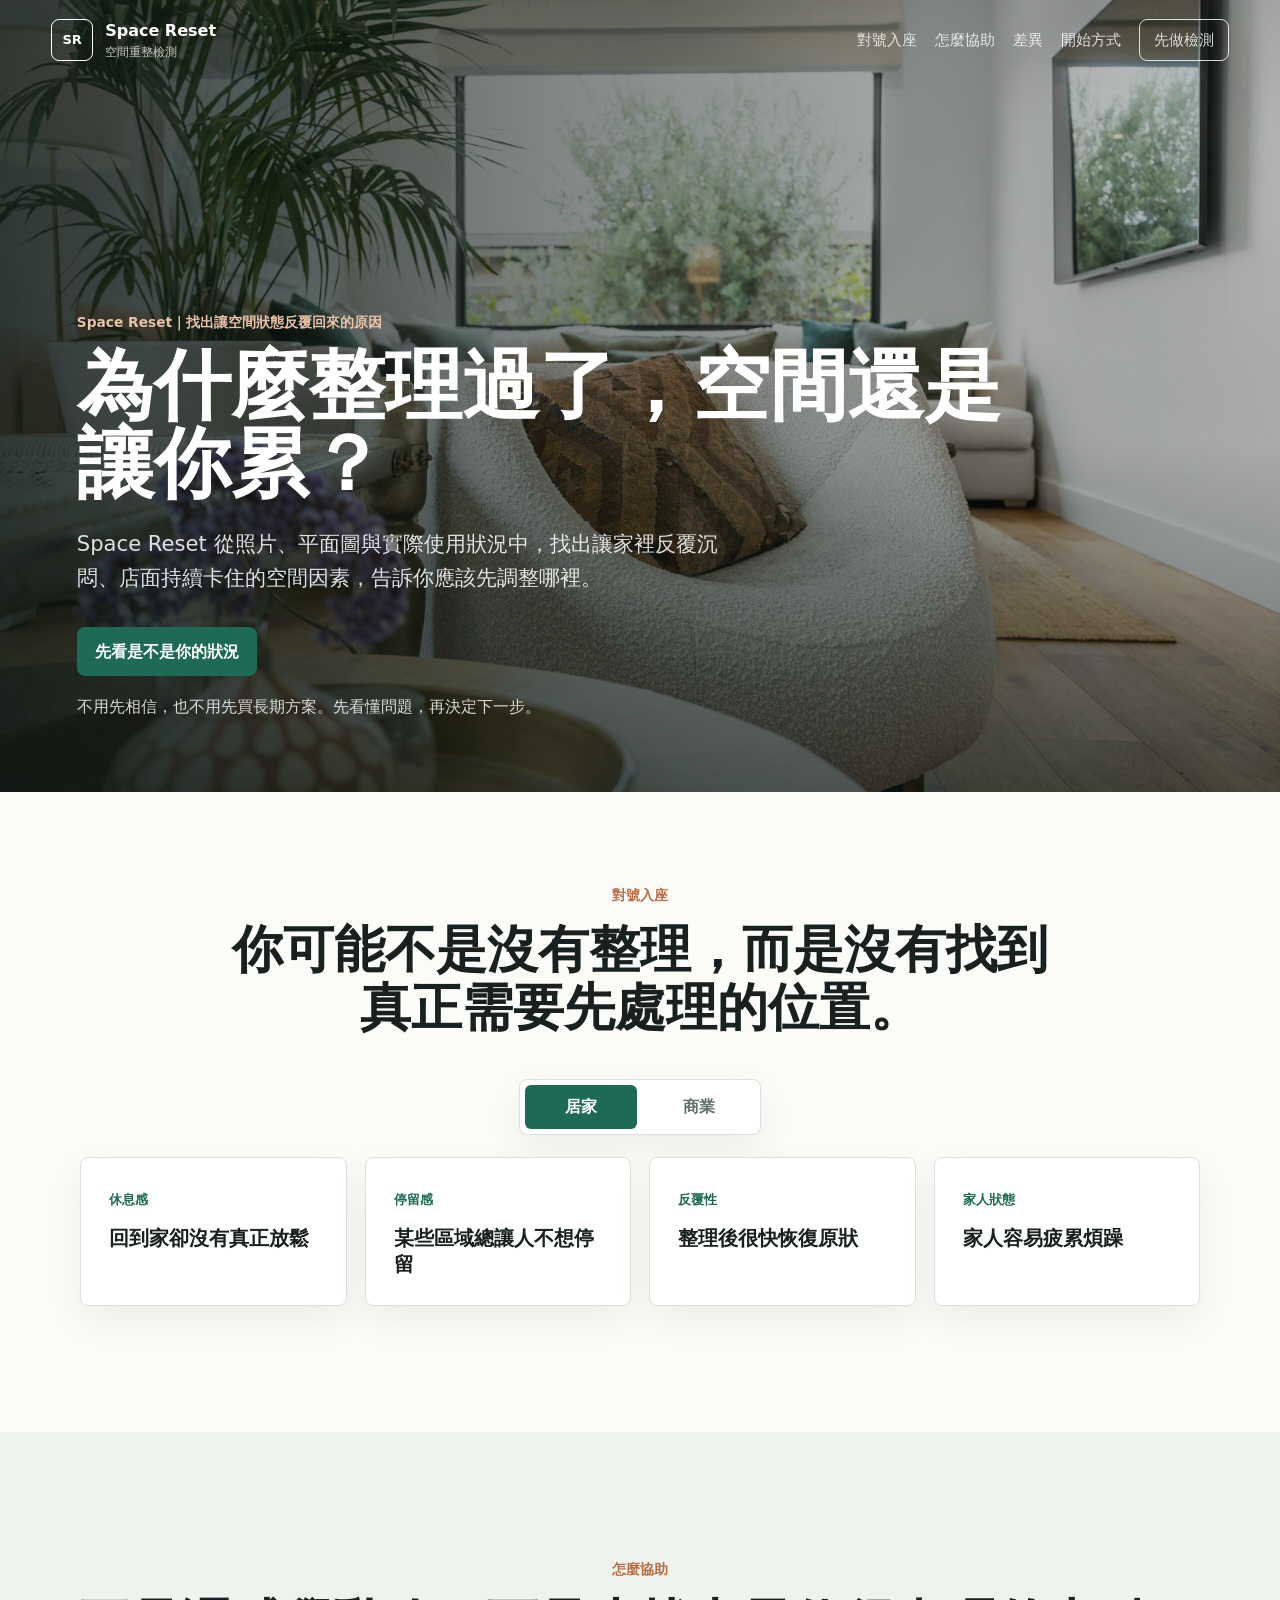
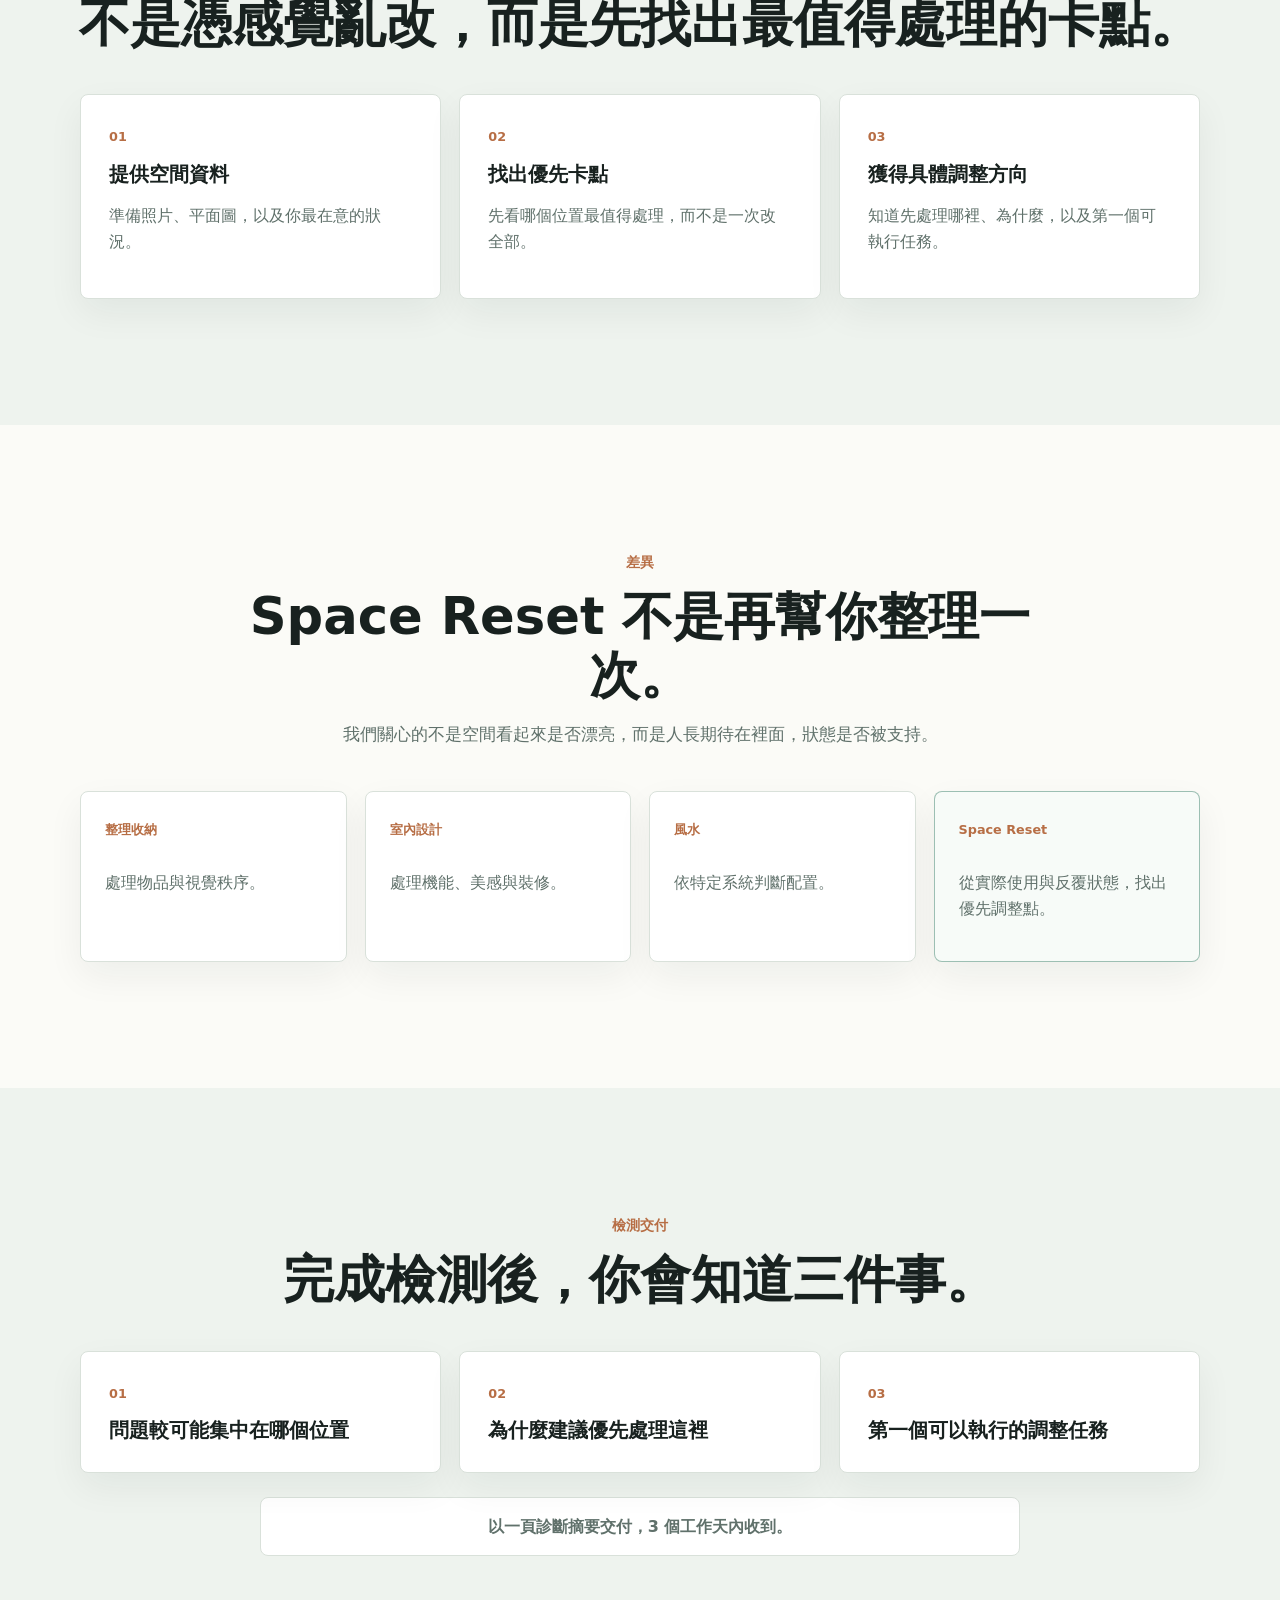
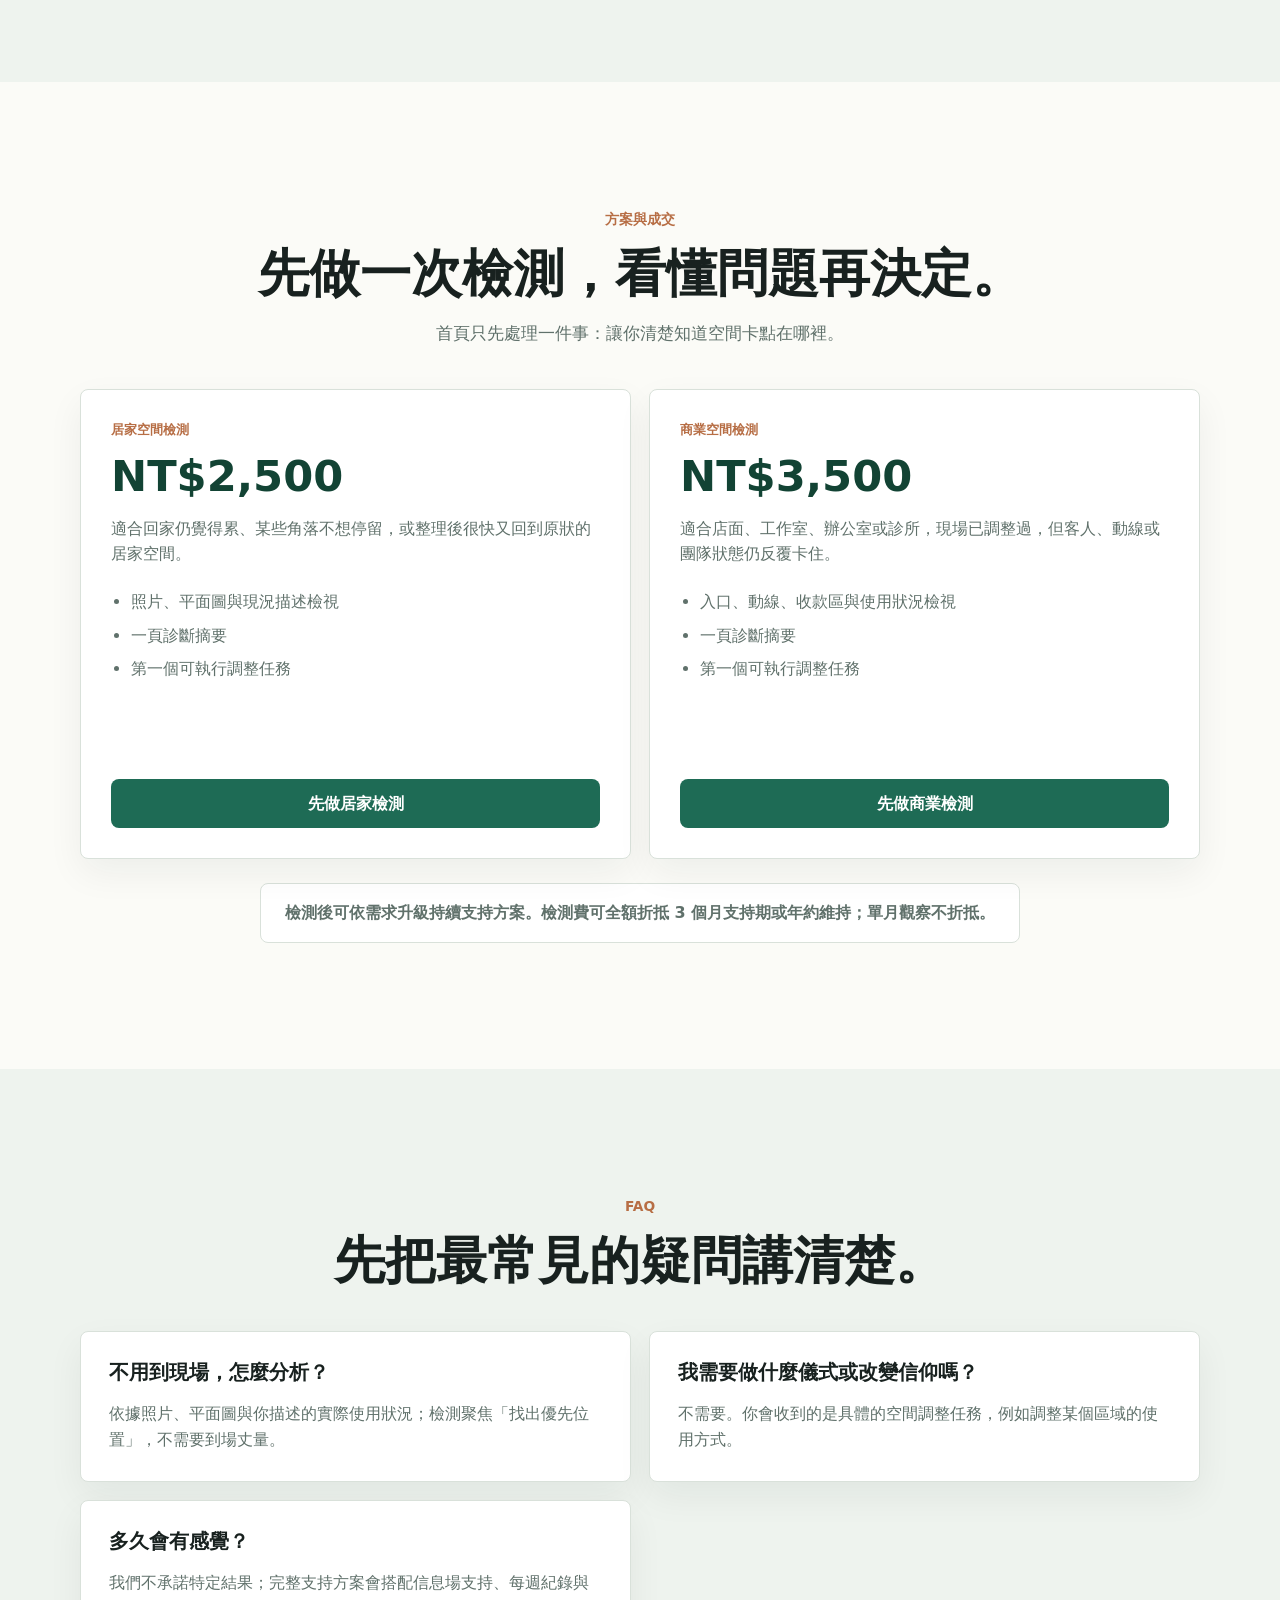
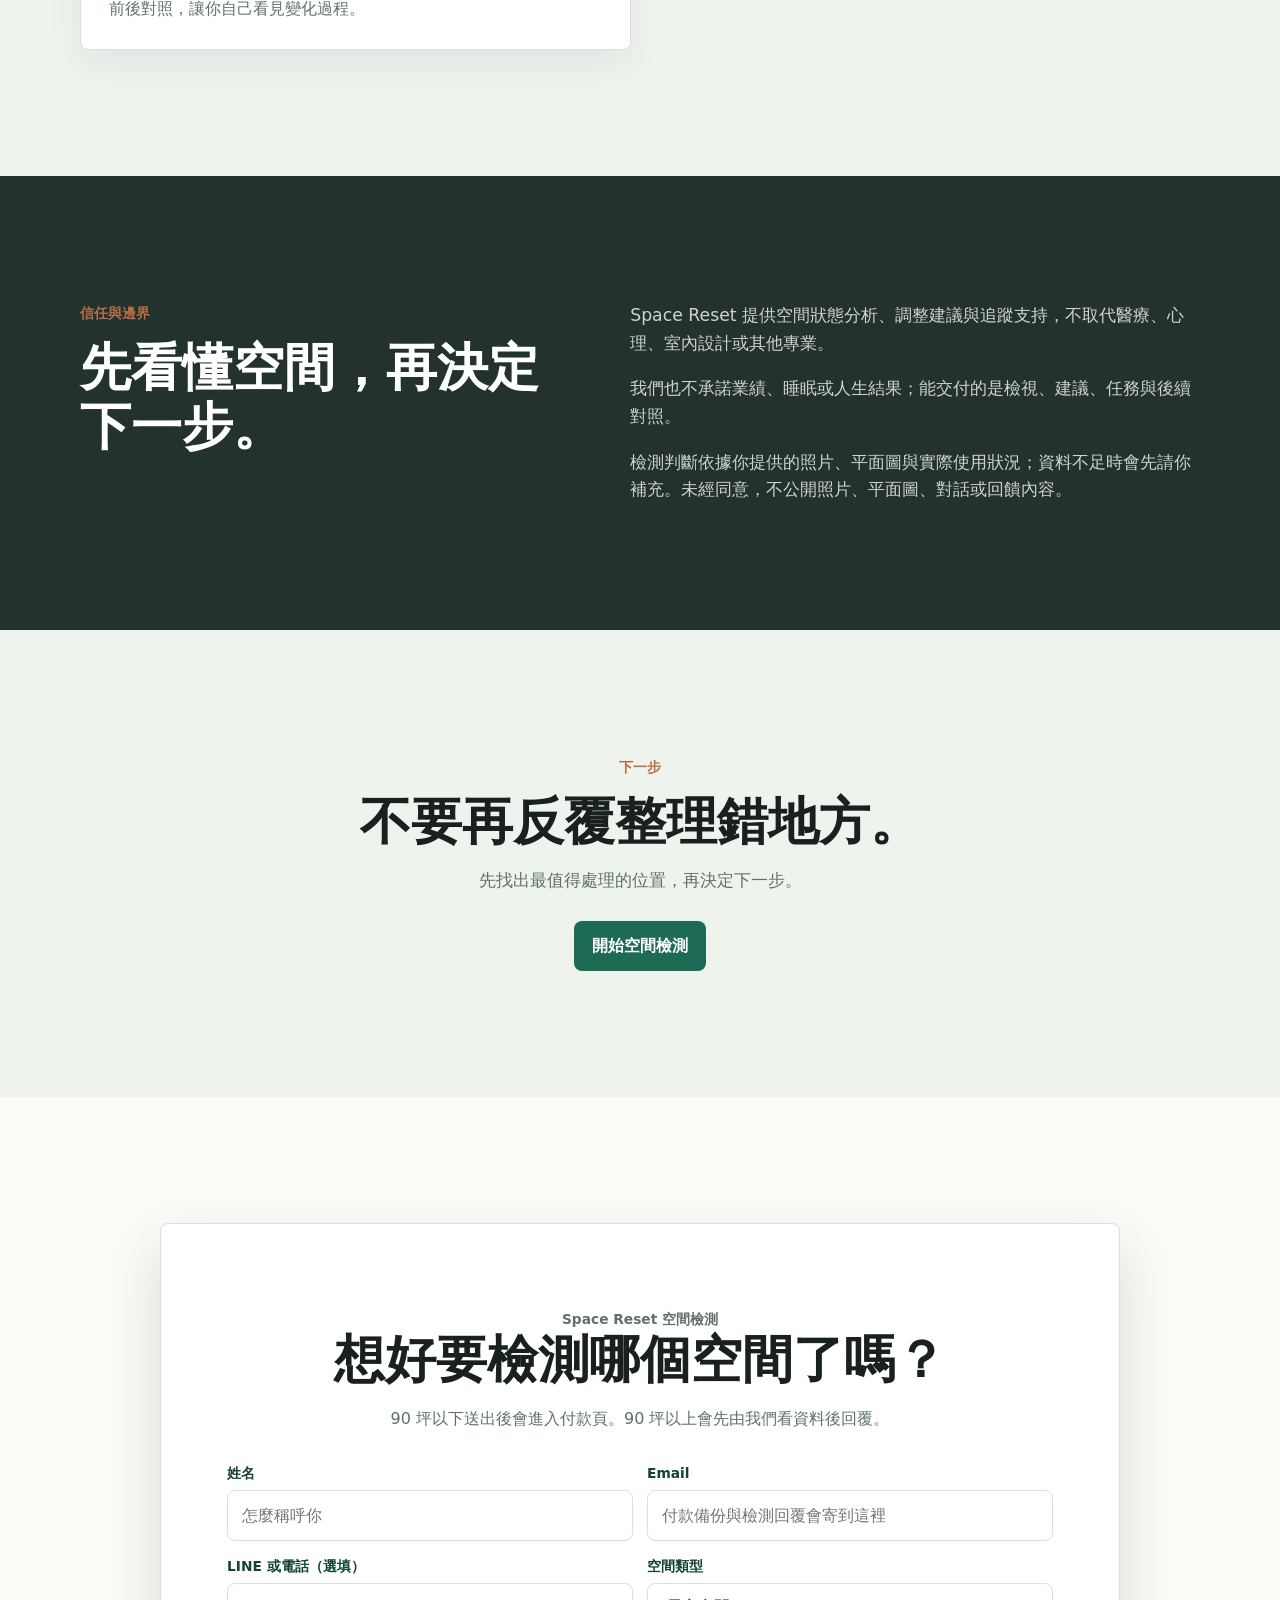
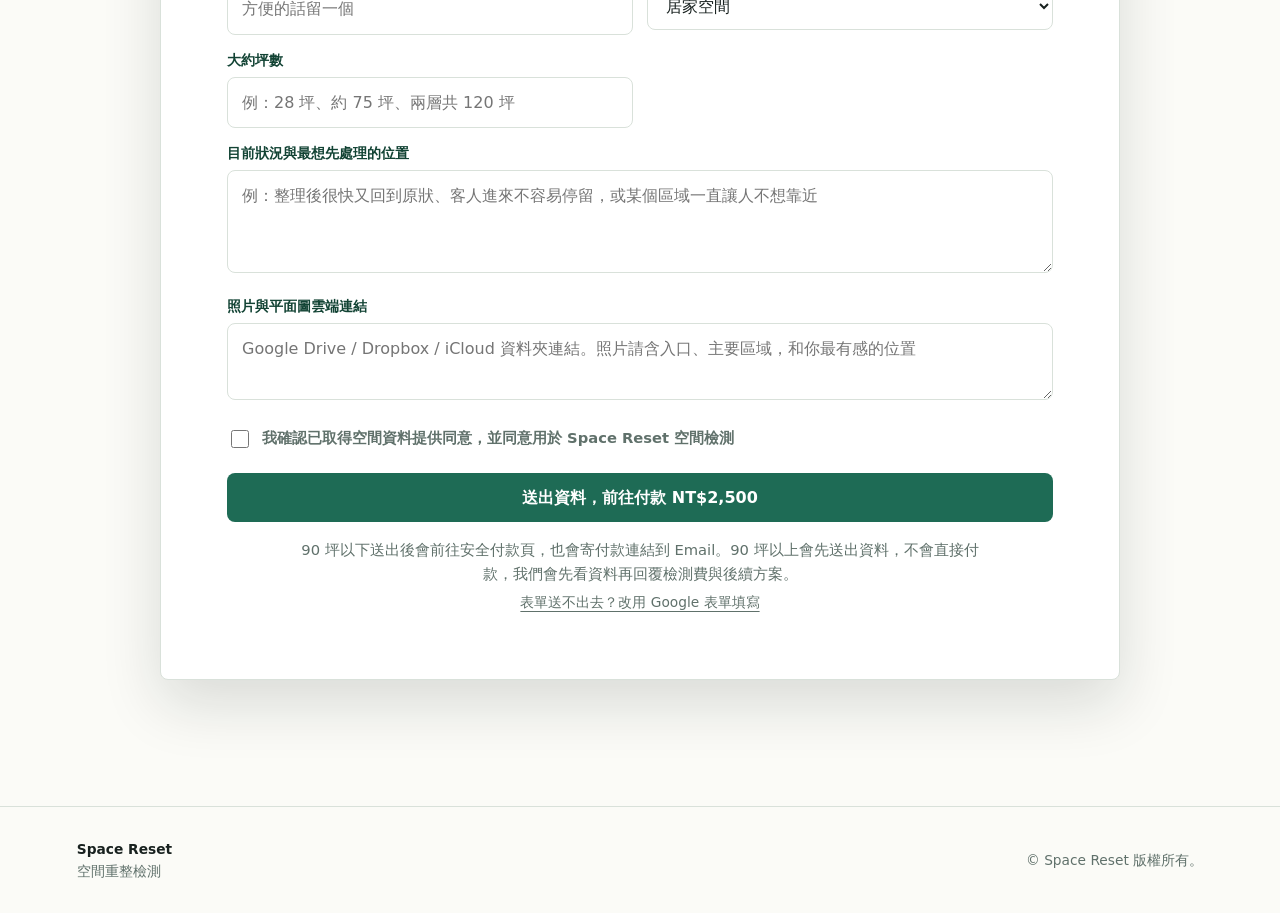
<file: index.html>
<!doctype html>
<html lang="zh-Hant">
  <head>
    <meta charset="utf-8" />
    <meta name="viewport" content="width=device-width, initial-scale=1" />
    <title>Space Reset 空間重整｜找出空間狀態反覆回來的原因</title>
    <meta
      name="description"
      content="整理過了，家裡還是累、店裡還是卡？Space Reset 從照片、平面圖與實際使用狀況中，找出最需要優先處理的空間卡點，提供具體調整方向。"
    />
    <meta property="og:title" content="不是再整理一次，而是找出空間為什麼總回到原樣" />
    <meta
      property="og:description"
      content="從照片、平面圖與實際使用狀況中，找出家裡或店面最值得優先處理的位置。"
    />
    <meta property="og:type" content="website" />
    <meta property="og:image" content="./assets/hero-living-room.jpg" />
    <link rel="icon" href="data:," />
    <link rel="preload" as="image" href="./assets/hero-living-room.jpg" />
    <link rel="stylesheet" href="./styles.css" />
  </head>
  <body>
    <header class="site-header" data-header>
      <a class="brand" href="#top" aria-label="回到首頁">
        <span class="brand-mark">SR</span>
        <span>
          <strong>Space Reset</strong>
          <small>空間重整檢測</small>
        </span>
      </a>
      <nav class="nav" aria-label="主要導覽">
        <a href="#fit">對號入座</a>
        <a href="#process">怎麼協助</a>
        <a href="#difference">差異</a>
        <a href="#offer">開始方式</a>
        <a href="#upload" class="nav-cta">先做檢測</a>
      </nav>
    </header>

    <main id="top">
      <section class="hero focused-hero" aria-labelledby="hero-title">
        <div class="hero-bg" role="img" aria-label="明亮安定的居家空間"></div>
        <div class="hero-overlay"></div>
        <div class="hero-content">
          <p class="eyebrow">Space Reset｜找出讓空間狀態反覆回來的原因</p>
          <h1 id="hero-title">為什麼整理過了，空間還是讓你累？</h1>
          <p class="hero-lede">
            Space Reset 從照片、平面圖與實際使用狀況中，找出讓家裡反覆沉悶、店面持續卡住的空間因素，告訴你應該先調整哪裡。
          </p>
          <div class="hero-actions" aria-label="主要行動">
            <a class="button primary" href="#fit">先看是不是你的狀況</a>
          </div>
          <div class="hero-risk">
            <p>不用先相信，也不用先買長期方案。先看懂問題，再決定下一步。</p>
          </div>
        </div>
      </section>

      <section class="section compact" id="fit">
        <div class="section-heading">
          <p class="eyebrow">對號入座</p>
          <h2>你可能不是沒有整理，而是沒有找到真正需要先處理的位置。</h2>
        </div>

        <div class="audience-tabs" data-audience-tabs>
          <div class="tab-controls" role="tablist" aria-label="選擇空間類型">
            <button type="button" class="is-active" role="tab" aria-selected="true" data-audience-tab="home">居家</button>
            <button type="button" role="tab" aria-selected="false" data-audience-tab="business">商業</button>
          </div>

          <div class="tab-panel is-active" role="tabpanel" data-audience-panel="home">
            <div class="symptom-grid four-up">
              <article class="symptom-card">
                <span>休息感</span>
                <h3>回到家卻沒有真正放鬆</h3>
              </article>
              <article class="symptom-card">
                <span>停留感</span>
                <h3>某些區域總讓人不想停留</h3>
              </article>
              <article class="symptom-card">
                <span>反覆性</span>
                <h3>整理後很快恢復原狀</h3>
              </article>
              <article class="symptom-card">
                <span>家人狀態</span>
                <h3>家人容易疲累煩躁</h3>
              </article>
            </div>
          </div>

          <div class="tab-panel" role="tabpanel" data-audience-panel="business" hidden>
            <div class="symptom-grid four-up">
              <article class="symptom-card">
                <span>客人停留</span>
                <h3>客人進來不容易停留</h3>
              </article>
              <article class="symptom-card">
                <span>現場動線</span>
                <h3>入口、動線、收款區不順</h3>
              </article>
              <article class="symptom-card">
                <span>團隊狀態</span>
                <h3>員工容易疲累分心</h3>
              </article>
              <article class="symptom-card">
                <span>反覆發生</span>
                <h3>調整過但現場狀況反覆發生</h3>
              </article>
            </div>
          </div>
        </div>
      </section>

      <section class="section visual-band" id="process">
        <div class="section-heading">
          <p class="eyebrow">怎麼協助</p>
          <h2>不是憑感覺亂改，而是先找出最值得處理的卡點。</h2>
        </div>

        <div class="simple-steps" aria-label="Space Reset 三步驟">
          <article>
            <span>01</span>
            <h3>提供空間資料</h3>
            <p>準備照片、平面圖，以及你最在意的狀況。</p>
          </article>
          <article>
            <span>02</span>
            <h3>找出優先卡點</h3>
            <p>先看哪個位置最值得處理，而不是一次改全部。</p>
          </article>
          <article>
            <span>03</span>
            <h3>獲得具體調整方向</h3>
            <p>知道先處理哪裡、為什麼，以及第一個可執行任務。</p>
          </article>
        </div>
      </section>

      <section class="section" id="difference">
        <div class="section-heading">
          <p class="eyebrow">差異</p>
          <h2>Space Reset 不是再幫你整理一次。</h2>
          <p>我們關心的不是空間看起來是否漂亮，而是人長期待在裡面，狀態是否被支持。</p>
        </div>

        <div class="comparison-grid">
          <article>
            <span>整理收納</span>
            <p>處理物品與視覺秩序。</p>
          </article>
          <article>
            <span>室內設計</span>
            <p>處理機能、美感與裝修。</p>
          </article>
          <article>
            <span>風水</span>
            <p>依特定系統判斷配置。</p>
          </article>
          <article class="highlight">
            <span>Space Reset</span>
            <p>從實際使用與反覆狀態，找出優先調整點。</p>
          </article>
        </div>
      </section>

      <section class="section contrast" id="deliverables">
        <div class="section-heading">
          <p class="eyebrow">檢測交付</p>
          <h2>完成檢測後，你會知道三件事。</h2>
        </div>

        <div class="deliverable-list">
          <article>
            <span>01</span>
            <h3>問題較可能集中在哪個位置</h3>
          </article>
          <article>
            <span>02</span>
            <h3>為什麼建議優先處理這裡</h3>
          </article>
          <article>
            <span>03</span>
            <h3>第一個可以執行的調整任務</h3>
          </article>
        </div>

        <p class="delivery-note">以一頁診斷摘要交付，3 個工作天內收到。</p>
      </section>

      <section class="section pricing focused-pricing" id="offer">
        <div class="section-heading">
          <p class="eyebrow">方案與成交</p>
          <h2>先做一次檢測，看懂問題再決定。</h2>
          <p>首頁只先處理一件事：讓你清楚知道空間卡點在哪裡。</p>
        </div>

        <div class="inspection-cards" aria-label="空間檢測方案">
          <article class="inspection-card">
            <span>居家空間檢測</span>
            <strong>NT$2,500</strong>
            <p>適合回家仍覺得累、某些角落不想停留，或整理後很快又回到原狀的居家空間。</p>
            <ul>
              <li>照片、平面圖與現況描述檢視</li>
              <li>一頁診斷摘要</li>
              <li>第一個可執行調整任務</li>
            </ul>
            <a class="button primary" href="#upload" data-upload-trigger>先做居家檢測</a>
          </article>

          <article class="inspection-card">
            <span>商業空間檢測</span>
            <strong>NT$3,500</strong>
            <p>適合店面、工作室、辦公室或診所，現場已調整過，但客人、動線或團隊狀態仍反覆卡住。</p>
            <ul>
              <li>入口、動線、收款區與使用狀況檢視</li>
              <li>一頁診斷摘要</li>
              <li>第一個可執行調整任務</li>
            </ul>
            <a class="button primary" href="#upload" data-upload-trigger>先做商業檢測</a>
          </article>
        </div>

        <p class="upgrade-line">檢測後可依需求升級持續支持方案。檢測費可全額折抵 3 個月支持期或年約維持；單月觀察不折抵。</p>
      </section>

      <section class="section visual-band" id="faq">
        <div class="section-heading">
          <p class="eyebrow">FAQ</p>
          <h2>先把最常見的疑問講清楚。</h2>
        </div>
        <div class="faq-grid three-faq">
          <article class="faq-item">
            <h3>不用到現場，怎麼分析？</h3>
            <p>依據照片、平面圖與你描述的實際使用狀況；檢測聚焦「找出優先位置」，不需要到場丈量。</p>
          </article>
          <article class="faq-item">
            <h3>我需要做什麼儀式或改變信仰嗎？</h3>
            <p>不需要。你會收到的是具體的空間調整任務，例如調整某個區域的使用方式。</p>
          </article>
          <article class="faq-item">
            <h3>多久會有感覺？</h3>
            <p>我們不承諾特定結果；完整支持方案會搭配信息場支持、每週紀錄與前後對照，讓你自己看見變化過程。</p>
          </article>
        </div>
      </section>

      <section class="section honesty" id="limits">
        <div class="split">
          <div>
            <p class="eyebrow">信任與邊界</p>
            <h2>先看懂空間，再決定下一步。</h2>
          </div>
          <div class="copy-stack">
            <p>
              Space Reset 提供空間狀態分析、調整建議與追蹤支持，不取代醫療、心理、室內設計或其他專業。
            </p>
            <p>
              我們也不承諾業績、睡眠或人生結果；能交付的是檢視、建議、任務與後續對照。
            </p>
            <p>
              檢測判斷依據你提供的照片、平面圖與實際使用狀況；資料不足時會先請你補充。未經同意，不公開照片、平面圖、對話或回饋內容。
            </p>
          </div>
        </div>
      </section>

      <section class="section final-cta">
        <div class="section-heading">
          <p class="eyebrow">下一步</p>
          <h2>不要再反覆整理錯地方。</h2>
          <p>先找出最值得處理的位置，再決定下一步。</p>
          <a class="button primary" href="#upload" data-upload-trigger>開始空間檢測</a>
        </div>
      </section>

      <span id="quiz" class="legacy-anchor" aria-hidden="true"></span>
      <section class="section upload" id="upload">
        <div class="upload-panel">
          <p class="eyebrow">Space Reset 空間檢測</p>
          <h2>想好要檢測哪個空間了嗎？</h2>
          <p>
            90 坪以下送出後會進入付款頁。90 坪以上會先由我們看資料後回覆。
          </p>

          <form class="lead-form" data-lead-form novalidate>
            <div class="form-grid">
              <label>
                <span>姓名</span>
                <input name="name" type="text" required autocomplete="name" placeholder="怎麼稱呼你" />
              </label>
              <label>
                <span>Email</span>
                <input name="email" type="email" required autocomplete="email" placeholder="付款備份與檢測回覆會寄到這裡" />
              </label>
              <label>
                <span>LINE 或電話（選填）</span>
                <input name="contact" type="text" placeholder="方便的話留一個" />
              </label>
              <label>
                <span>空間類型</span>
                <select name="type" data-space-type>
                  <option value="居家空間" data-kind="home" selected>居家空間</option>
                  <option value="店面" data-kind="business">店面</option>
                  <option value="工作室" data-kind="business">工作室</option>
                  <option value="辦公室" data-kind="business">辦公室</option>
                  <option value="診所或美容院" data-kind="business">診所或美容院</option>
                  <option value="其他商業空間" data-kind="business">其他商業空間</option>
                </select>
              </label>
              <label>
                <span>大約坪數</span>
                <input name="area" type="text" required placeholder="例：28 坪、約 75 坪、兩層共 120 坪" />
              </label>
            </div>
            <label>
              <span>目前狀況與最想先處理的位置</span>
              <textarea name="note" rows="3" required placeholder="例：整理後很快又回到原狀、客人進來不容易停留，或某個區域一直讓人不想靠近"></textarea>
            </label>
            <label>
              <span>照片與平面圖雲端連結</span>
              <textarea name="links" rows="2" required placeholder="Google Drive / Dropbox / iCloud 資料夾連結。照片請含入口、主要區域，和你最有感的位置"></textarea>
            </label>
            <label class="consent">
              <input name="consent" type="checkbox" required />
              <span>我確認已取得空間資料提供同意，並同意用於 Space Reset 空間檢測</span>
            </label>
            <button type="submit" class="button primary" data-submit-btn>送出資料，前往付款 NT$2,500</button>
            <p class="form-status" data-form-status>
              90 坪以下送出後會前往安全付款頁，也會寄付款連結到 Email。90 坪以上會先送出資料，不會直接付款，我們會先看資料再回覆檢測費與後續方案。
            </p>
            <a class="form-fallback" href="#" data-form-link>表單送不出去？改用 Google 表單填寫</a>
          </form>
        </div>
      </section>
    </main>

    <footer class="site-footer">
      <div>
        <strong>Space Reset</strong>
        <span>空間重整檢測</span>
      </div>
      <p>© Space Reset 版權所有。</p>
    </footer>

    <script src="./script.js"></script>
  </body>
</html>
</file>
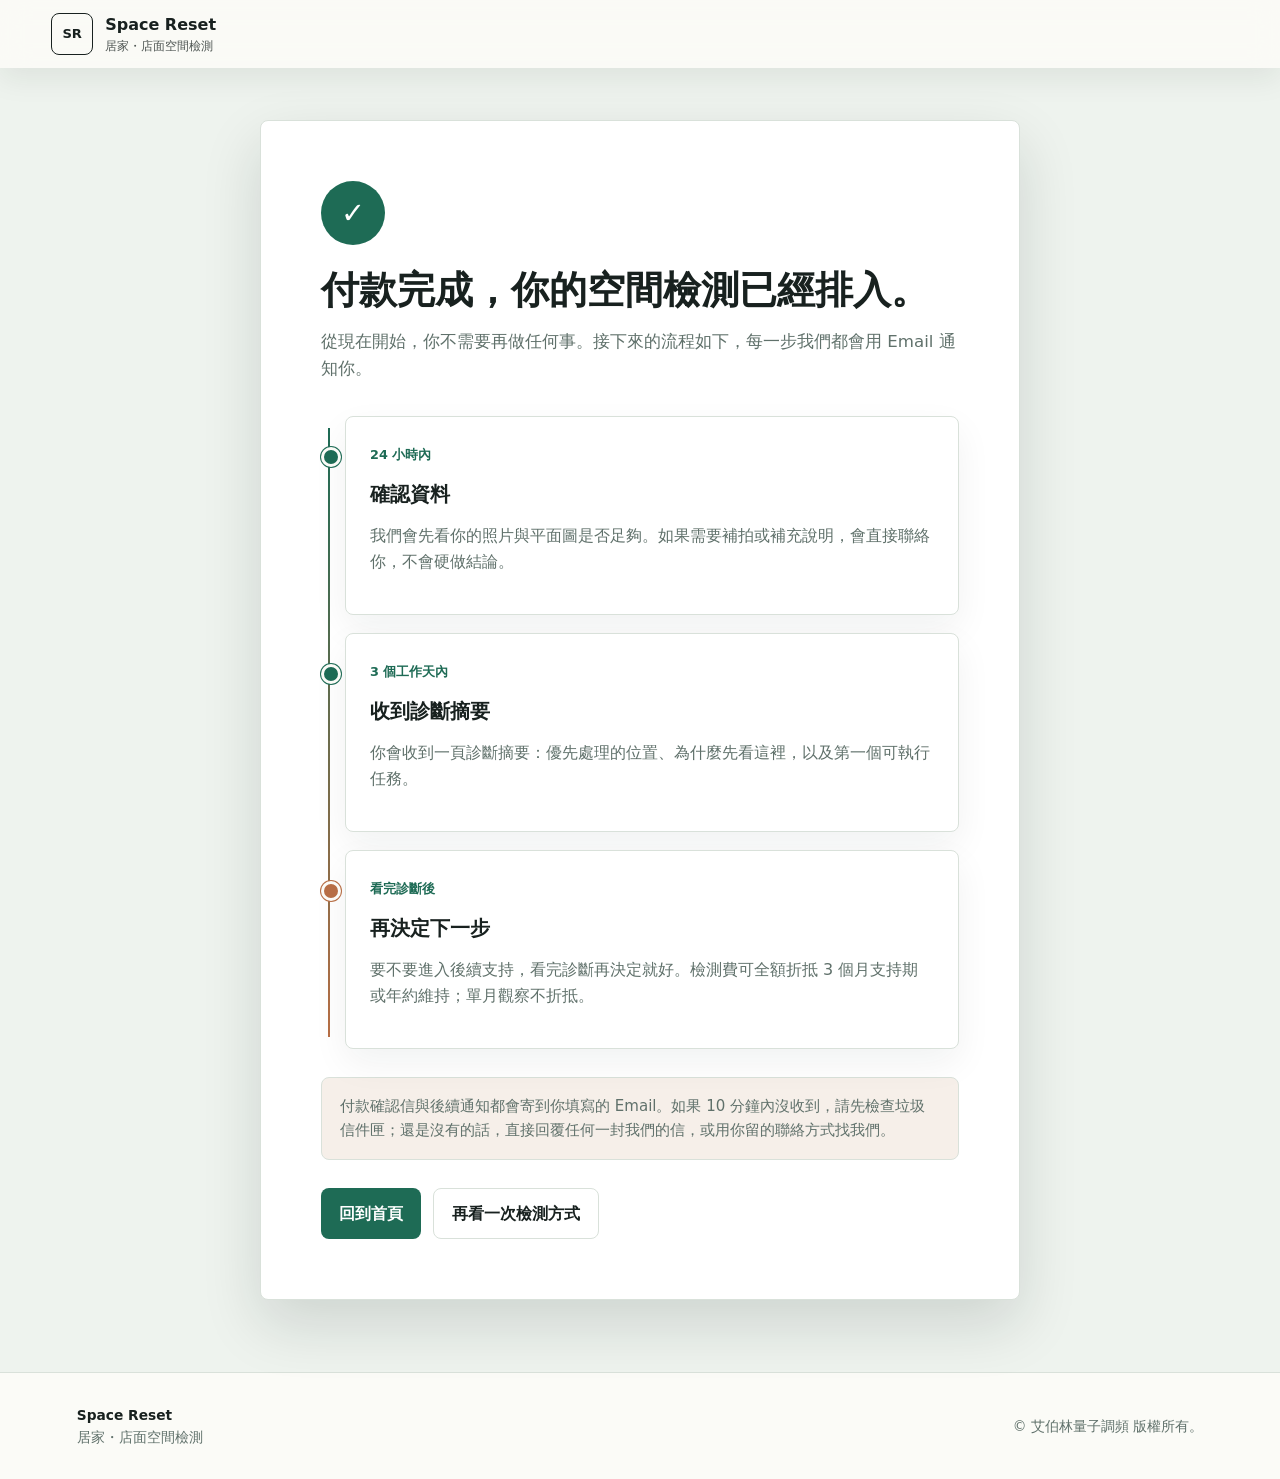
<file: thanks.html>
<!doctype html>
<html lang="zh-Hant">
  <head>
    <meta charset="utf-8" />
    <meta name="viewport" content="width=device-width, initial-scale=1" />
    <title>付款完成｜Space Reset 空間檢測</title>
    <meta name="robots" content="noindex" />
    <link rel="icon" href="data:," />
    <link rel="stylesheet" href="./styles.css" />
    <style>
      .thanks-main {
        display: grid;
        min-height: 100vh;
        place-items: center;
        padding: 120px clamp(20px, 6vw, 88px) 72px;
        background: var(--soft);
      }

      .thanks-panel {
        max-width: 760px;
        border: 1px solid var(--line);
        border-radius: 8px;
        padding: clamp(34px, 6vw, 60px);
        background: var(--white);
        box-shadow: var(--shadow);
      }

      .thanks-check {
        display: grid;
        width: 64px;
        height: 64px;
        place-items: center;
        margin-bottom: 22px;
        border-radius: 50%;
        background: var(--green);
        color: var(--white);
        font-size: 1.8rem;
        font-weight: 900;
      }

      .thanks-panel h1 {
        font-size: clamp(1.7rem, 4vw, 2.4rem);
        line-height: 1.2;
      }

      .thanks-lede {
        margin: 16px 0 0;
        color: var(--muted);
        font-size: 1.04rem;
      }

      .thanks-panel .timeline {
        margin-top: 34px;
      }

      .thanks-note {
        margin-top: 28px;
        border: 1px solid var(--line);
        border-radius: 8px;
        padding: 16px 18px;
        background: #f6efe9;
        color: var(--muted);
        font-size: 0.94rem;
      }

      .thanks-actions {
        display: flex;
        flex-wrap: wrap;
        gap: 12px;
        margin-top: 28px;
      }

      @media (max-width: 520px) {
        .thanks-actions .button {
          width: 100%;
        }
      }
    </style>
  </head>
  <body>
    <header class="site-header is-scrolled">
      <a class="brand" href="./index.html" aria-label="回到首頁">
        <span class="brand-mark">SR</span>
        <span>
          <strong>Space Reset</strong>
          <small>居家・店面空間檢測</small>
        </span>
      </a>
    </header>

    <main class="thanks-main">
      <div class="thanks-panel">
        <div class="thanks-check" aria-hidden="true">✓</div>
        <h1>付款完成，你的空間檢測已經排入。</h1>
        <p class="thanks-lede">
          從現在開始，你不需要再做任何事。接下來的流程如下，每一步我們都會用 Email 通知你。
        </p>

        <div class="timeline">
          <div class="timeline-item">
            <span>24 小時內</span>
            <h3>確認資料</h3>
            <p>我們會先看你的照片與平面圖是否足夠。如果需要補拍或補充說明，會直接聯絡你，不會硬做結論。</p>
          </div>
          <div class="timeline-item">
            <span>3 個工作天內</span>
            <h3>收到診斷摘要</h3>
            <p>你會收到一頁診斷摘要：優先處理的位置、為什麼先看這裡，以及第一個可執行任務。</p>
          </div>
          <div class="timeline-item">
            <span>看完診斷後</span>
            <h3>再決定下一步</h3>
            <p>要不要進入後續支持，看完診斷再決定就好。檢測費可全額折抵 3 個月支持期或年約維持；單月觀察不折抵。</p>
          </div>
        </div>

        <div class="thanks-note">
          付款確認信與後續通知都會寄到你填寫的 Email。如果 10 分鐘內沒收到，請先檢查垃圾信件匣；還是沒有的話，直接回覆任何一封我們的信，或用你留的聯絡方式找我們。
        </div>

        <div class="thanks-actions">
          <a class="button primary" href="./index.html">回到首頁</a>
          <a class="button secondary" href="./index.html#process">再看一次檢測方式</a>
        </div>
      </div>
    </main>

    <footer class="site-footer">
      <div>
        <strong>Space Reset</strong>
        <span>居家・店面空間檢測</span>
      </div>
      <p>© 艾伯林量子調頻 版權所有。</p>
    </footer>
  </body>
</html>
</file>
<file: styles.css>
:root {
  --ink: #18211f;
  --muted: #60716b;
  --paper: #fbfbf7;
  --soft: #eef3ee;
  --line: #d9e1da;
  --green: #1e6b55;
  --green-dark: #124334;
  --clay: #b76e45;
  --white: #ffffff;
  --shadow: 0 24px 60px rgba(17, 30, 25, 0.14);
}

* {
  box-sizing: border-box;
}

html {
  scroll-behavior: smooth;
}

body {
  margin: 0;
  background: var(--paper);
  color: var(--ink);
  font-family:
    Inter, "Noto Sans TC", "PingFang TC", "Microsoft JhengHei", system-ui,
    sans-serif;
  line-height: 1.6;
}

img {
  display: block;
  max-width: 100%;
}

a {
  color: inherit;
}

.site-header {
  position: fixed;
  top: 0;
  left: 0;
  z-index: 20;
  display: flex;
  width: 100%;
  align-items: center;
  justify-content: space-between;
  gap: 24px;
  padding: 18px clamp(18px, 4vw, 56px);
  color: var(--white);
  transition:
    background 180ms ease,
    color 180ms ease,
    box-shadow 180ms ease,
    padding 180ms ease;
}

.site-header.is-scrolled {
  padding-block: 12px;
  background: rgba(251, 251, 247, 0.92);
  color: var(--ink);
  box-shadow: 0 10px 30px rgba(20, 33, 31, 0.08);
  backdrop-filter: blur(14px);
}

.brand {
  display: inline-flex;
  align-items: center;
  gap: 12px;
  text-decoration: none;
}

.brand-mark {
  display: grid;
  width: 42px;
  height: 42px;
  place-items: center;
  border: 1px solid currentColor;
  border-radius: 8px;
  font-size: 0.82rem;
  font-weight: 800;
  letter-spacing: 0;
}

.brand strong,
.brand small {
  display: block;
}

.brand strong {
  font-size: 1rem;
  letter-spacing: 0;
}

.brand small {
  margin-top: -2px;
  color: currentColor;
  font-size: 0.78rem;
  opacity: 0.76;
}

.nav {
  display: flex;
  align-items: center;
  gap: 18px;
  font-size: 0.92rem;
}

.nav a {
  text-decoration: none;
  opacity: 0.82;
}

.nav a:hover {
  opacity: 1;
}

.nav-cta {
  padding: 8px 14px;
  border: 1px solid currentColor;
  border-radius: 8px;
}

.hero {
  position: relative;
  display: grid;
  min-height: 92vh;
  place-items: end start;
  overflow: hidden;
  padding: 140px clamp(20px, 6vw, 88px) 72px;
  color: var(--white);
}

.hero-bg,
.hero-overlay {
  position: absolute;
  inset: 0;
}

.hero-bg {
  background-image: url("./assets/hero-living-room.jpg");
  background-position: center;
  background-size: cover;
  transform: scale(1.02);
}

.hero-overlay {
  background:
    linear-gradient(90deg, rgba(13, 23, 20, 0.82), rgba(13, 23, 20, 0.46) 46%, rgba(13, 23, 20, 0.18)),
    linear-gradient(0deg, rgba(13, 23, 20, 0.54), rgba(13, 23, 20, 0.08) 44%);
}

.hero-content {
  position: relative;
  z-index: 1;
  max-width: 940px;
}

.eyebrow {
  margin: 0 0 14px;
  color: var(--clay);
  font-size: 0.86rem;
  font-weight: 800;
}

.hero .eyebrow {
  color: #e8c1a6;
}

h1,
h2,
h3,
p {
  overflow-wrap: anywhere;
}

h1 {
  max-width: 940px;
  margin: 0;
  font-size: clamp(2.5rem, 6vw, 5.2rem);
  line-height: 1.02;
  letter-spacing: 0;
}

h2 {
  margin: 0;
  font-size: clamp(1.85rem, 4vw, 3.2rem);
  line-height: 1.14;
  letter-spacing: 0;
}

h3 {
  margin: 0;
  font-size: 1.22rem;
  line-height: 1.3;
  letter-spacing: 0;
}

.hero-lede {
  max-width: 660px;
  margin: 24px 0 0;
  color: rgba(255, 255, 255, 0.86);
  font-size: clamp(1.05rem, 2vw, 1.32rem);
}

.hero-actions,
.upload-actions {
  display: flex;
  flex-wrap: wrap;
  gap: 12px;
  margin-top: 32px;
}

.button {
  display: inline-flex;
  min-height: 48px;
  align-items: center;
  justify-content: center;
  border-radius: 8px;
  padding: 12px 18px;
  font-weight: 800;
  text-decoration: none;
  white-space: nowrap;
  transition:
    transform 160ms ease,
    background 160ms ease,
    border-color 160ms ease;
}

.button:hover {
  transform: translateY(-1px);
}

.button.primary {
  background: var(--green);
  color: var(--white);
}

.button.primary:hover {
  background: var(--green-dark);
}

.button.ghost {
  border: 1px solid rgba(255, 255, 255, 0.66);
  color: var(--white);
}

.button.secondary {
  border: 1px solid var(--line);
  background: var(--white);
}

.hero-note {
  max-width: 580px;
  margin: 18px 0 0;
  color: rgba(255, 255, 255, 0.72);
  font-size: 0.94rem;
}

.focused-hero {
  min-height: 88vh;
}

.hero-risk {
  display: grid;
  max-width: 680px;
  gap: 6px;
  margin-top: 18px;
  color: rgba(255, 255, 255, 0.82);
}

.hero-risk p {
  margin: 0;
}

.hero-risk strong {
  color: #fff4ea;
}

.hero-prices {
  display: flex;
  flex-wrap: wrap;
  gap: 10px;
  margin-top: 16px;
}

.hero-prices span {
  border: 1px solid rgba(255, 255, 255, 0.34);
  border-radius: 8px;
  padding: 8px 11px;
  background: rgba(255, 255, 255, 0.1);
  color: rgba(255, 255, 255, 0.92);
  font-size: 0.92rem;
  font-weight: 800;
}

.section {
  scroll-margin-top: 76px;
  padding: clamp(72px, 10vw, 126px) clamp(20px, 6vw, 88px);
}

.section.compact {
  padding-top: clamp(64px, 8vw, 92px);
}

.section-heading {
  max-width: 860px;
  margin: 0 auto 42px;
  text-align: center;
}

.section-heading p:not(.eyebrow) {
  max-width: 680px;
  margin: 18px auto 0;
  color: var(--muted);
  font-size: 1.04rem;
}

.section-heading p.section-line {
  max-width: 1120px;
}

@media (min-width: 861px) {
  .desktop-nowrap {
    white-space: nowrap;
  }

  #process .section-heading {
    max-width: 1180px;
  }

  .process-title {
    font-size: 2.65rem;
  }
}

.symptom-grid,
.path-grid,
.process-grid,
.flow-diagram,
.trust-grid,
.faq-grid {
  display: grid;
  max-width: 1120px;
  margin: 0 auto;
  gap: 18px;
}

.symptom-grid {
  grid-template-columns: repeat(3, minmax(0, 1fr));
}

.symptom-grid.four-up {
  grid-template-columns: repeat(4, minmax(0, 1fr));
}

.audience-tabs {
  max-width: 1120px;
  margin: 0 auto;
}

.tab-controls {
  display: flex;
  width: fit-content;
  gap: 6px;
  margin: 0 auto 22px;
  border: 1px solid var(--line);
  border-radius: 8px;
  padding: 5px;
  background: var(--white);
  box-shadow: 0 14px 36px rgba(24, 33, 31, 0.06);
}

.tab-controls button {
  min-width: 112px;
  min-height: 44px;
  border: 0;
  border-radius: 6px;
  background: transparent;
  color: var(--muted);
  font: inherit;
  font-weight: 900;
  cursor: pointer;
}

.tab-controls button.is-active {
  background: var(--green);
  color: var(--white);
}

.tab-panel[hidden] {
  display: none;
}

.section-bridge {
  display: flex;
  max-width: 980px;
  align-items: center;
  justify-content: space-between;
  gap: 22px;
  margin: 28px auto 0;
  border: 1px solid var(--line);
  border-radius: 8px;
  padding: 18px 20px;
  background: var(--white);
  box-shadow: 0 14px 36px rgba(24, 33, 31, 0.06);
}

.section-bridge p {
  max-width: 650px;
  margin: 0;
  color: var(--muted);
  font-weight: 700;
}

.symptom-card,
.path-card,
.process-step,
.flow-step,
.trust-card,
.faq-item {
  border: 1px solid var(--line);
  border-radius: 8px;
  background: var(--white);
  box-shadow: 0 14px 36px rgba(24, 33, 31, 0.06);
}

.symptom-card {
  padding: 28px;
}

.symptom-card span,
.path-label,
.value-list span,
.trust-card span,
.timeline-item span {
  display: inline-block;
  margin-bottom: 16px;
  color: var(--green);
  font-size: 0.8rem;
  font-weight: 900;
}

.symptom-card p,
.path-card p,
.path-card li,
.process-step p,
.flow-step p,
.trust-card p,
.copy-stack p,
.value-list p,
.timeline-item p,
.faq-item p,
.pricing-cta p,
.upload-panel p {
  color: var(--muted);
}

.contrast,
.visual-band {
  background: var(--soft);
}

.trust-section {
  background: var(--paper);
}

.trust-grid {
  grid-template-columns: repeat(4, minmax(0, 1fr));
}

.simple-steps,
.comparison-grid,
.deliverable-list,
.inspection-cards {
  display: grid;
  max-width: 1120px;
  margin: 0 auto;
  gap: 18px;
}

.simple-steps,
.deliverable-list {
  grid-template-columns: repeat(3, minmax(0, 1fr));
}

.simple-steps article,
.comparison-grid article,
.deliverable-list article,
.inspection-card {
  border: 1px solid var(--line);
  border-radius: 8px;
  background: var(--white);
  box-shadow: 0 14px 36px rgba(24, 33, 31, 0.06);
}

.simple-steps article,
.deliverable-list article {
  padding: 28px;
}

.simple-steps span,
.comparison-grid span,
.deliverable-list span,
.inspection-card span {
  display: inline-block;
  margin-bottom: 14px;
  color: var(--clay);
  font-size: 0.8rem;
  font-weight: 900;
}

.simple-steps p,
.comparison-grid p,
.inspection-card p,
.inspection-card li,
.delivery-note,
.upgrade-line {
  color: var(--muted);
}

.comparison-grid {
  grid-template-columns: repeat(4, minmax(0, 1fr));
}

.comparison-grid article {
  padding: 24px;
}

.comparison-grid article.highlight {
  border-color: rgba(30, 107, 85, 0.42);
  background: #f7fbf8;
}

.delivery-note,
.upgrade-line {
  max-width: 760px;
  margin: 24px auto 0;
  border: 1px solid var(--line);
  border-radius: 8px;
  padding: 16px 18px;
  background: var(--white);
  font-weight: 800;
  text-align: center;
}

.focused-pricing {
  background: var(--paper);
}

.inspection-cards {
  grid-template-columns: repeat(2, minmax(0, 1fr));
}

.inspection-card {
  display: flex;
  min-height: 470px;
  flex-direction: column;
  padding: 30px;
}

.inspection-card strong {
  display: block;
  color: var(--green-dark);
  font-size: clamp(2rem, 4vw, 2.7rem);
  line-height: 1;
}

.inspection-card p {
  margin: 18px 0 0;
}

.inspection-card ul {
  display: grid;
  gap: 8px;
  margin: 22px 0 0;
  padding-left: 20px;
}

.inspection-card .button {
  margin-top: auto;
}

.three-faq {
  grid-template-columns: repeat(3, minmax(0, 1fr));
}

.final-cta {
  background: var(--soft);
}

.final-cta .section-heading {
  margin-bottom: 0;
}

.final-cta .button {
  margin-top: 26px;
}

.legacy-anchor {
  display: block;
  height: 0;
  scroll-margin-top: 76px;
}

.trust-card {
  display: grid;
  min-height: 260px;
  align-content: start;
  padding: 26px;
}

.trust-card h3 {
  margin-bottom: 12px;
}

.quiz-section {
  background: #24322f;
  color: var(--white);
}

.quiz-section .section-heading p:not(.eyebrow) {
  color: rgba(255, 255, 255, 0.74);
}

.quiz-section .eyebrow {
  color: #e8c1a6;
}

.quiz-intro-grid {
  display: grid;
  max-width: 920px;
  margin: 0 auto 22px;
  grid-template-columns: repeat(3, minmax(0, 1fr));
  gap: 12px;
}

.quiz-intro-grid article {
  border: 1px solid rgba(255, 255, 255, 0.14);
  border-radius: 8px;
  padding: 18px;
  background: rgba(255, 255, 255, 0.05);
}

.quiz-intro-grid span {
  display: block;
  margin-bottom: 10px;
  color: #e8c1a6;
  font-size: 0.78rem;
  font-weight: 900;
}

.quiz-intro-grid h3 {
  font-size: 1rem;
}

.quiz-intro-grid p {
  margin: 8px 0 0;
  color: rgba(255, 255, 255, 0.68);
  font-size: 0.92rem;
}

.quiz-panel {
  max-width: 720px;
  margin: 0 auto;
  border: 1px solid rgba(255, 255, 255, 0.14);
  border-radius: 8px;
  padding: clamp(26px, 4vw, 40px);
  background: rgba(255, 255, 255, 0.04);
}

.quiz-toggle {
  display: flex;
  gap: 10px;
  margin-bottom: 26px;
}

.quiz-toggle button {
  flex: 1;
  min-height: 46px;
  border: 1px solid rgba(255, 255, 255, 0.3);
  border-radius: 8px;
  background: transparent;
  color: rgba(255, 255, 255, 0.72);
  font: inherit;
  font-weight: 800;
  cursor: pointer;
  transition: background 160ms ease, color 160ms ease;
}

.quiz-toggle button.is-active {
  border-color: var(--green);
  background: var(--green);
  color: var(--white);
}

.quiz-progress {
  height: 6px;
  overflow: hidden;
  border-radius: 999px;
  background: rgba(255, 255, 255, 0.14);
}

.quiz-progress span {
  display: block;
  height: 100%;
  width: 0;
  border-radius: 999px;
  background: linear-gradient(90deg, var(--green), var(--clay));
  transition: width 220ms ease;
}

.quiz-count {
  margin: 16px 0 6px;
  color: #e8c1a6;
  font-size: 0.84rem;
  font-weight: 800;
}

.quiz-question {
  min-height: 64px;
  margin: 0 0 22px;
  font-size: clamp(1.2rem, 2.4vw, 1.5rem);
}

.quiz-options {
  display: grid;
  gap: 10px;
}

.quiz-options button {
  min-height: 52px;
  border: 1px solid rgba(255, 255, 255, 0.28);
  border-radius: 8px;
  background: rgba(255, 255, 255, 0.05);
  color: var(--white);
  font: inherit;
  font-weight: 700;
  cursor: pointer;
  transition: background 140ms ease, border-color 140ms ease, transform 140ms ease;
}

.quiz-options button:hover {
  border-color: var(--green);
  background: rgba(30, 107, 85, 0.4);
  transform: translateY(-1px);
}

.quiz-back,
.quiz-restart {
  margin-top: 18px;
  border: 0;
  background: none;
  color: rgba(255, 255, 255, 0.62);
  font: inherit;
  font-weight: 700;
  cursor: pointer;
  text-decoration: underline;
  text-underline-offset: 4px;
}

.quiz-back:hover,
.quiz-restart:hover {
  color: var(--white);
}

.quiz-result[hidden],
.quiz-body[hidden] {
  display: none;
}

.quiz-score {
  margin: 0 0 6px;
  color: #e8c1a6;
  font-size: 0.9rem;
  font-weight: 800;
}

.quiz-result h3 {
  font-size: clamp(1.35rem, 2.6vw, 1.7rem);
}

.quiz-dims {
  width: fit-content;
  margin: 14px 0 0;
  border-radius: 999px;
  padding: 6px 14px;
  background: rgba(183, 110, 69, 0.24);
  color: #e8c1a6;
  font-size: 0.9rem;
  font-weight: 800;
}

.quiz-copy {
  margin: 14px 0 0;
  color: rgba(255, 255, 255, 0.78);
}

.quiz-copy-btn {
  border-color: transparent;
}

.quiz-result-actions {
  display: flex;
  flex-wrap: wrap;
  align-items: center;
  gap: 16px;
  margin-top: 24px;
}

.quiz-result-actions .quiz-restart {
  margin-top: 0;
}

.quiz-result small {
  display: block;
  margin-top: 20px;
  color: rgba(255, 255, 255, 0.55);
  font-size: 0.84rem;
}

.quiz-handoff {
  display: flex;
  max-width: 720px;
  align-items: center;
  justify-content: space-between;
  gap: 18px;
  margin: 22px auto 0;
  border-top: 1px solid rgba(255, 255, 255, 0.14);
  padding-top: 20px;
}

.quiz-handoff p {
  margin: 0;
  color: rgba(255, 255, 255, 0.66);
}

.light-link {
  border: 1px solid rgba(255, 255, 255, 0.34);
  border-radius: 8px;
  padding: 8px 12px;
  background: rgba(255, 255, 255, 0.12);
  color: #ffffff;
  text-decoration: none;
  white-space: nowrap;
}

.light-link:hover {
  background: rgba(255, 255, 255, 0.2);
}

.split {
  display: grid;
  max-width: 1120px;
  margin: 0 auto;
  grid-template-columns: 0.9fr 1.1fr;
  gap: clamp(32px, 7vw, 84px);
  align-items: start;
}

.copy-stack p {
  margin: 0;
  font-size: 1.08rem;
}

.copy-stack p + p {
  margin-top: 18px;
}

.path-grid {
  grid-template-columns: repeat(2, minmax(0, 1fr));
}

.path-card {
  display: flex;
  min-height: 430px;
  flex-direction: column;
  padding: 34px;
}

.path-card.home {
  border-top: 5px solid #6b9786;
}

.path-card.business {
  border-top: 5px solid #2f5d6b;
}

.path-card ul {
  margin: 18px 0 0;
  padding-left: 20px;
}

.text-link {
  margin-top: auto;
  color: var(--green-dark);
  font-weight: 900;
  text-decoration-thickness: 2px;
  text-underline-offset: 5px;
}

.text-link.light-link {
  color: #ffffff;
  text-decoration: none;
}

.process-grid {
  grid-template-columns: repeat(3, minmax(0, 1fr));
}

.process-step {
  padding: 28px;
}

.process-step b {
  display: block;
  margin-bottom: 28px;
  color: var(--clay);
  font-size: 2rem;
  line-height: 1;
}

.flow-diagram {
  position: relative;
  grid-template-columns: repeat(4, minmax(0, 1fr));
}

.flow-diagram::before {
  position: absolute;
  top: 53px;
  right: 12.5%;
  left: 12.5%;
  height: 2px;
  background: linear-gradient(90deg, var(--green), var(--clay));
  content: "";
}

.flow-step {
  position: relative;
  z-index: 1;
  display: grid;
  min-height: 360px;
  align-content: start;
  gap: 10px;
  padding: 24px;
}

.flow-step b {
  color: var(--clay);
  font-size: 0.82rem;
  letter-spacing: 0;
}

.flow-step strong,
.flow-step small {
  display: block;
}

.flow-step strong {
  color: var(--green-dark);
  font-size: 0.98rem;
}

.flow-step small {
  min-height: 24px;
  color: var(--clay);
  font-weight: 800;
}

.flow-icon {
  position: relative;
  display: grid;
  width: 72px;
  height: 72px;
  place-items: center;
  border: 2px solid var(--green);
  border-radius: 50%;
  background: var(--white);
  box-shadow: 0 10px 24px rgba(30, 107, 85, 0.16);
}

.plan-icon::before {
  width: 38px;
  height: 28px;
  border: 2px solid var(--green-dark);
  border-radius: 4px;
  background:
    linear-gradient(90deg, transparent 48%, var(--line) 49%, var(--line) 51%, transparent 52%),
    linear-gradient(0deg, transparent 48%, var(--line) 49%, var(--line) 51%, transparent 52%);
  content: "";
}

.report-icon::before {
  width: 34px;
  height: 42px;
  border: 2px solid var(--green-dark);
  border-radius: 4px;
  background:
    linear-gradient(var(--clay), var(--clay)) 8px 12px / 18px 2px no-repeat,
    linear-gradient(var(--line), var(--line)) 8px 21px / 22px 2px no-repeat,
    linear-gradient(var(--line), var(--line)) 8px 30px / 16px 2px no-repeat;
  content: "";
}

.support-icon::before,
.support-icon::after {
  position: absolute;
  border-radius: 50%;
  content: "";
}

.support-icon::before {
  width: 34px;
  height: 34px;
  border: 2px solid var(--green-dark);
}

.support-icon::after {
  width: 12px;
  height: 12px;
  background: var(--clay);
  box-shadow:
    0 -20px 0 -2px var(--green),
    18px 9px 0 -2px var(--green),
    -18px 9px 0 -2px var(--green);
}

.weekly-icon::before {
  width: 38px;
  height: 30px;
  border-right: 2px solid var(--green-dark);
  border-bottom: 2px solid var(--green-dark);
  border-left: 2px solid var(--green-dark);
  border-radius: 4px;
  background:
    linear-gradient(var(--green-dark), var(--green-dark)) 0 0 / 100% 2px no-repeat,
    linear-gradient(var(--clay), var(--clay)) 7px 10px / 8px 8px no-repeat,
    linear-gradient(var(--line), var(--line)) 20px 12px / 12px 2px no-repeat,
    linear-gradient(var(--line), var(--line)) 7px 22px / 24px 2px no-repeat;
  content: "";
}

.preview-frame {
  max-width: 1080px;
  margin: 36px auto 0;
  overflow: hidden;
  border: 1px solid var(--line);
  border-radius: 8px;
  background: var(--white);
  box-shadow: var(--shadow);
}

.preview-frame img {
  width: 100%;
}

.preview-frame figcaption {
  padding: 14px 18px;
  color: var(--muted);
  font-size: 0.9rem;
}

.value-layout {
  display: grid;
  max-width: 1120px;
  margin: 0 auto;
  grid-template-columns: 0.9fr 1.1fr;
  gap: 34px;
  align-items: start;
}

.value-list {
  display: grid;
  gap: 16px;
}

.value-list div {
  border-left: 4px solid var(--green);
  padding: 4px 0 6px 18px;
}

.value-list p {
  margin: 0;
}

.report-previews {
  display: grid;
  gap: 16px;
}

.report-previews img {
  width: 100%;
  border: 1px solid var(--line);
  border-radius: 8px;
  background: var(--white);
  box-shadow: 0 12px 32px rgba(24, 33, 31, 0.08);
}

.report-previews.single-report img {
  box-shadow: var(--shadow);
}

.timeline-layout {
  display: grid;
  max-width: 1120px;
  margin: 0 auto;
  grid-template-columns: 0.9fr 1.1fr;
  gap: 34px;
  align-items: start;
}

.timeline {
  position: relative;
  display: grid;
  gap: 18px;
  padding-left: 24px;
}

.timeline::before {
  position: absolute;
  top: 12px;
  bottom: 12px;
  left: 7px;
  width: 2px;
  background: linear-gradient(var(--green), var(--clay));
  content: "";
}

.timeline-item {
  position: relative;
  border: 1px solid var(--line);
  border-radius: 8px;
  padding: 24px;
  background: var(--white);
  box-shadow: 0 14px 36px rgba(24, 33, 31, 0.06);
}

.timeline-item::before {
  position: absolute;
  top: 30px;
  left: -25px;
  width: 14px;
  height: 14px;
  border: 3px solid var(--paper);
  border-radius: 50%;
  background: var(--green);
  box-shadow: 0 0 0 1px var(--green);
  content: "";
}

.timeline-item:nth-child(3)::before {
  background: var(--clay);
  box-shadow: 0 0 0 1px var(--clay);
}

.summary-shot {
  margin: 0;
  overflow: hidden;
  border: 1px solid var(--line);
  border-radius: 8px;
  background: var(--white);
  box-shadow: var(--shadow);
}

.summary-shot img {
  width: 100%;
}

.summary-shot figcaption {
  padding: 14px 18px;
  color: var(--muted);
  font-size: 0.9rem;
}

.pricing {
  background: var(--paper);
}

.pricing-entry,
.pricing-ladder {
  max-width: 1120px;
  margin: 0 auto;
}

.pricing-entry {
  display: flex;
  align-items: center;
  justify-content: space-between;
  gap: 22px;
  border: 1px solid var(--line);
  border-radius: 8px;
  padding: 22px 26px;
  background: #f6efe9;
  box-shadow: 0 14px 36px rgba(24, 33, 31, 0.06);
}

.pricing-entry span,
.plan-kicker {
  display: inline-block;
  margin-bottom: 8px;
  color: var(--clay);
  font-size: 0.78rem;
  font-weight: 900;
}

.pricing-entry h3,
.plan-card h3 {
  margin: 0;
}

.pricing-entry p,
.plan-card p,
.plan-card small {
  color: var(--muted);
}

.pricing-entry p {
  max-width: 620px;
  margin: 8px 0 0;
}

.entry-prices,
.plan-prices,
.price-groups {
  display: grid;
  gap: 8px;
}

.entry-prices,
.compact-groups {
  min-width: 220px;
}

.entry-prices strong,
.plan-prices strong,
.price-groups strong,
.tier-list strong {
  color: var(--green-dark);
}

.price-groups {
  margin-top: 22px;
  border-top: 1px solid var(--line);
  padding-top: 18px;
}

.pricing-entry .price-groups {
  margin-top: 0;
  border-top: 0;
  padding-top: 0;
}

.price-groups div,
.tier-group {
  border: 1px solid var(--line);
  border-radius: 8px;
  padding: 14px;
  background: var(--white);
}

.price-groups div.large-space-note,
.tier-list div.large-space-note {
  border-style: dashed;
  border-color: rgba(30, 107, 85, 0.32);
  background: #f7fbf8;
}

.price-groups span {
  display: block;
  margin-bottom: 4px;
  color: var(--clay);
  font-size: 0.8rem;
  font-weight: 900;
}

.price-groups em {
  display: inline-block;
  width: fit-content;
  margin-top: 6px;
  border-radius: 999px;
  padding: 3px 9px;
  background: #f6efe9;
  color: var(--clay);
  font-size: 0.82rem;
  font-style: normal;
  font-weight: 900;
}

.pricing-ladder {
  display: grid;
  grid-template-columns: 0.92fr 1.28fr 0.92fr;
  gap: 18px;
  margin-top: 22px;
  align-items: stretch;
}

.plan-card {
  position: relative;
  display: flex;
  min-height: 430px;
  flex-direction: column;
  border: 1px solid var(--line);
  border-radius: 8px;
  padding: 28px;
  background: var(--white);
  box-shadow: 0 14px 36px rgba(24, 33, 31, 0.06);
}

.plan-card p {
  margin: 14px 0 0;
}

.plan-card small {
  display: block;
  margin-top: auto;
  padding-top: 18px;
  font-size: 0.86rem;
  font-weight: 700;
}

.anchor-plan,
.future-plan {
  opacity: 0.82;
}

.anchor-plan {
  margin-top: 22px;
}

.future-plan {
  margin-top: 34px;
}

.recommended-plan {
  border: 2px solid var(--green);
  background: #fbfffc;
  box-shadow: 0 28px 70px rgba(30, 107, 85, 0.18);
}

.plan-badge {
  position: absolute;
  top: -15px;
  right: 22px;
  border-radius: 999px;
  padding: 7px 12px;
  background: var(--green);
  color: var(--white);
  font-size: 0.82rem;
  font-weight: 900;
}

.plan-prices {
  margin-top: 22px;
  border-top: 1px solid var(--line);
  padding-top: 18px;
}

.tier-list {
  display: grid;
  gap: 10px;
  margin-top: 10px;
}

.tier-groups {
  display: grid;
  gap: 14px;
  margin-top: 20px;
}

.tier-group {
  background: #f9fbf9;
}

.tier-group h4 {
  margin: 0;
  color: var(--green-dark);
  font-size: 1rem;
  line-height: 1.2;
}

.tier-list div {
  display: grid;
  gap: 4px;
  border: 1px solid var(--line);
  border-radius: 8px;
  padding: 14px;
  background: var(--white);
}

.tier-list span {
  color: var(--clay);
  font-size: 0.8rem;
  font-weight: 900;
}

.compact-tier-groups {
  gap: 12px;
}

.compact-tier-list {
  gap: 8px;
}

.compact-tier-list div {
  padding: 12px;
}

.anchored-tier-list div {
  gap: 5px;
  border-color: rgba(30, 107, 85, 0.22);
  background: #ffffff;
}

.anchored-tier-list del {
  color: #7d8a85;
  font-size: 0.9rem;
  text-decoration-thickness: 1px;
}

.anchored-tier-list strong {
  font-size: 1.03rem;
  line-height: 1.35;
}

.anchored-tier-list em {
  width: fit-content;
  border-radius: 999px;
  padding: 3px 9px;
  background: #f6efe9;
  color: var(--clay);
  font-size: 0.82rem;
  font-style: normal;
  font-weight: 900;
}

.large-space-note strong {
  line-height: 1.35;
}

.pricing-table {
  max-width: 1120px;
  margin: 0 auto;
  overflow: hidden;
  border: 1px solid var(--line);
  border-radius: 8px;
  background: var(--white);
  box-shadow: var(--shadow);
}

.price-row {
  display: grid;
  grid-template-columns: 1.25fr 1fr 1fr;
  align-items: center;
  min-height: 74px;
}

.price-row + .price-row {
  border-top: 1px solid var(--line);
}

.price-row > * {
  padding: 18px 22px;
}

.price-row > * + * {
  border-left: 1px solid var(--line);
}

.price-head {
  min-height: 54px;
  background: #24322f;
  color: var(--white);
  font-weight: 900;
}

.price-row strong {
  color: var(--green-dark);
  font-size: 1.06rem;
}

.price-row small {
  color: var(--muted);
  font-size: 0.84rem;
  font-weight: 600;
}

.price-row.featured {
  background: #f6efe9;
}

.price-row.muted-row {
  background: #f7f9f7;
}

.pricing-cta {
  display: flex;
  max-width: 1120px;
  align-items: center;
  justify-content: space-between;
  gap: 18px;
  margin: 26px auto 0;
  border: 1px solid var(--line);
  border-radius: 8px;
  padding: 20px 24px;
  background: var(--white);
}

.pricing-cta p {
  margin: 0;
}

.faq-grid {
  grid-template-columns: repeat(2, minmax(0, 1fr));
}

.faq-item {
  padding: 28px;
}

.faq-item p {
  margin-bottom: 0;
}

.honesty {
  background: #24322f;
  color: var(--white);
}

.honesty .copy-stack p {
  color: rgba(255, 255, 255, 0.78);
}

.upload {
  background: var(--paper);
}

.upload-panel {
  max-width: 960px;
  margin: 0 auto;
  border: 1px solid var(--line);
  border-radius: 8px;
  padding: clamp(34px, 6vw, 66px);
  background: var(--white);
  box-shadow: var(--shadow);
  text-align: center;
}

.upload-panel p {
  max-width: 690px;
  margin: 18px auto 0;
}

.upload-actions {
  justify-content: center;
}

.lead-form {
  margin-top: 30px;
  text-align: left;
}

.form-grid {
  display: grid;
  grid-template-columns: repeat(2, minmax(0, 1fr));
  gap: 14px;
}

.lead-form label {
  display: block;
  margin-top: 14px;
}

.form-grid label {
  margin-top: 0;
}

.lead-form label > span {
  display: block;
  margin-bottom: 6px;
  color: var(--green-dark);
  font-size: 0.86rem;
  font-weight: 800;
}

.lead-form input[type="text"],
.lead-form input[type="email"],
.lead-form select,
.lead-form textarea {
  width: 100%;
  border: 1px solid var(--line);
  border-radius: 8px;
  padding: 12px 14px;
  background: var(--white);
  color: var(--ink);
  font: inherit;
}

.lead-form input:focus,
.lead-form select:focus,
.lead-form textarea:focus {
  border-color: var(--green);
  outline: 2px solid rgba(30, 107, 85, 0.18);
}

.lead-form textarea {
  resize: vertical;
}

.lead-form .consent {
  display: flex;
  align-items: flex-start;
  gap: 10px;
  margin-top: 18px;
}

.lead-form .consent input {
  margin-top: 4px;
  width: 18px;
  height: 18px;
  accent-color: var(--green);
}

.lead-form .consent span {
  margin: 0;
  color: var(--muted);
  font-size: 0.92rem;
  font-weight: 600;
}

.lead-form [data-submit-btn] {
  width: 100%;
  margin-top: 22px;
  border: 0;
  font: inherit;
  font-weight: 800;
  cursor: pointer;
}

.lead-form [data-submit-btn]:disabled {
  opacity: 0.6;
  cursor: wait;
}

.lead-form .form-status {
  margin-top: 16px;
  text-align: center;
}

.form-fallback {
  display: block;
  margin-top: 6px;
  color: var(--muted);
  font-size: 0.86rem;
  text-align: center;
  text-underline-offset: 4px;
}

@media (max-width: 640px) {
  .form-grid {
    grid-template-columns: 1fr;
  }
}

.form-status {
  min-height: 28px;
  font-size: 0.92rem;
}

.site-footer {
  display: flex;
  align-items: center;
  justify-content: space-between;
  gap: 20px;
  padding: 28px clamp(20px, 6vw, 88px);
  border-top: 1px solid var(--line);
  color: var(--muted);
  font-size: 0.86rem;
}

.site-footer strong,
.site-footer span {
  display: block;
}

.site-footer strong {
  color: var(--ink);
}

@media (max-width: 860px) {
  .site-header {
    position: absolute;
    align-items: flex-start;
  }

  .nav {
    display: none;
  }

  .hero {
    min-height: 88vh;
    padding-top: 118px;
  }

  .hero-overlay {
    background:
      linear-gradient(0deg, rgba(13, 23, 20, 0.78), rgba(13, 23, 20, 0.32)),
      linear-gradient(90deg, rgba(13, 23, 20, 0.78), rgba(13, 23, 20, 0.24));
  }

  .symptom-grid,
  .path-grid,
  .process-grid,
  .flow-diagram,
  .trust-grid,
  .faq-grid,
  .simple-steps,
  .comparison-grid,
  .deliverable-list,
  .inspection-cards,
  .quiz-intro-grid,
  .pricing-ladder,
  .split,
  .value-layout,
  .timeline-layout {
    grid-template-columns: 1fr;
  }

  .flow-diagram::before {
    top: 30px;
    bottom: 30px;
    left: 56px;
    width: 2px;
    height: auto;
  }

  .flow-step {
    min-height: 0;
    padding-left: 92px;
  }

  .flow-icon {
    position: absolute;
    top: 24px;
    left: 20px;
    width: 64px;
    height: 64px;
  }

  .path-card {
    min-height: 0;
  }

  .section-bridge {
    align-items: stretch;
    flex-direction: column;
  }

  .quiz-handoff {
    align-items: flex-start;
    flex-direction: column;
  }

  .pricing-entry {
    align-items: stretch;
    flex-direction: column;
  }

  .entry-prices {
    min-width: 0;
  }

  .plan-card {
    min-height: 0;
  }

  .anchor-plan,
  .future-plan {
    margin-top: 0;
  }

  .recommended-plan {
    order: -1;
  }

  .price-row {
    grid-template-columns: 1fr;
  }

  .price-head {
    display: none;
  }

  .price-row > * + * {
    border-left: 0;
    border-top: 1px solid var(--line);
  }

  .price-row > strong::before {
    display: block;
    margin-bottom: 4px;
    color: var(--muted);
    font-size: 0.78rem;
    font-weight: 800;
  }

  .price-row > strong:nth-child(2)::before {
    content: "居家";
  }

  .price-row > strong:nth-child(3)::before {
    content: "商業空間";
  }

  .pricing-cta {
    align-items: stretch;
    flex-direction: column;
  }

  .inspection-card {
    min-height: 0;
  }

  .site-footer {
    align-items: flex-start;
    flex-direction: column;
  }
}

@media (max-width: 520px) {
  .button {
    width: 100%;
  }

  .hero-actions,
  .upload-actions {
    width: 100%;
  }

  .hero {
    min-height: 84vh;
    padding-bottom: 44px;
  }

  .hero-lede {
    margin-top: 18px;
    font-size: 1.02rem;
  }

  .hero-actions {
    margin-top: 24px;
  }

  .hero-risk,
  .hero-prices {
    margin-top: 14px;
  }

  .hero-prices {
    display: grid;
  }

  .symptom-card,
  .path-card,
  .process-step,
  .simple-steps article,
  .comparison-grid article,
  .deliverable-list article,
  .inspection-card,
  .trust-card,
  .quiz-intro-grid article,
  .faq-item {
    padding: 24px;
  }

  .quiz-toggle {
    flex-direction: column;
  }

  .pricing-entry,
  .plan-card {
    padding: 24px;
  }

  .flow-step {
    padding: 24px 24px 24px 86px;
  }

  .flow-icon {
    left: 18px;
    width: 56px;
    height: 56px;
  }

  .flow-diagram::before {
    left: 46px;
  }

  .price-row > * {
    padding: 16px 18px;
  }
}
</file>
